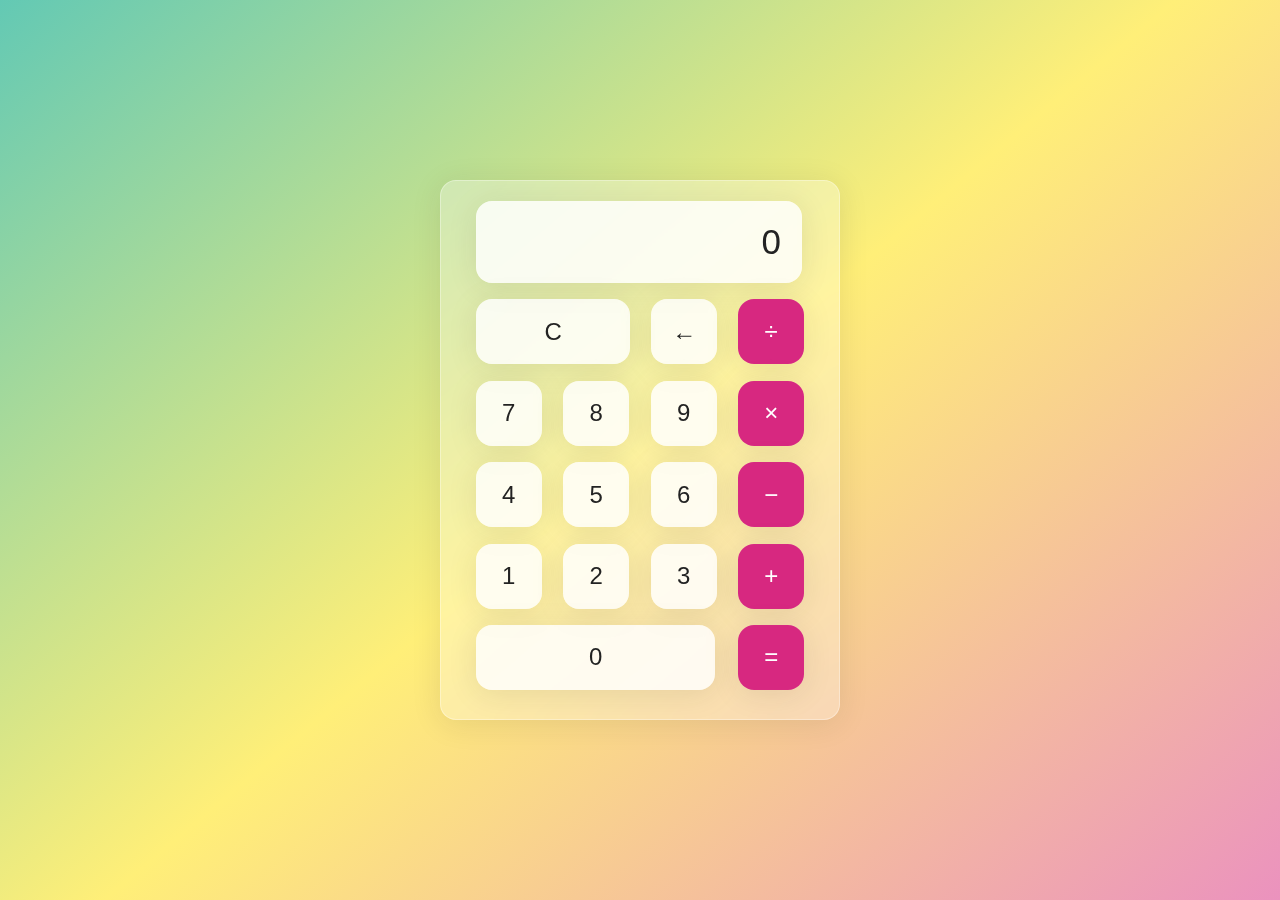
<file: calculator_app/index.html>
<!DOCTYPE html>
<html lang="en">
<head>
    <meta charset="UTF-8">
    <meta name="viewport" content="width=device-width, initial-scale=1.0">
    <link rel="stylesheet" href="styles.css">
    <title>Calculator App</title>
</head>
<body>
    <div class="wrapper">
        <section class="screen">
            0
        </section>
        <section class="calc-btns">
            <div class="calc-btns-row">
                <button class="calc-btn double">
                    C
                </button>
                <button class="calc-btn">
                    &larr;
                </button>
                <button class="calc-btn">
                    &divide;
                </button>
            </div>
            <div class="calc-btns-row">
                <button class="calc-btn">
                    7
                </button>
                <button class="calc-btn">
                    8
                </button>
                <button class="calc-btn">
                    9
                </button>
                <button class="calc-btn">
                    &times;
                </button>
            </div>
            <div class="calc-btns-row">
                <button class="calc-btn">
                    4
                </button>
                <button class="calc-btn">
                    5
                </button>
                <button class="calc-btn">
                    6
                </button>
                <button class="calc-btn">
                    &minus;
                </button>
            </div>
            <div class="calc-btns-row">
                <button class="calc-btn">
                    1
                </button>
                <button class="calc-btn">
                    2
                </button>
                <button class="calc-btn">
                    3
                </button>
                <button class="calc-btn">
                    &plus;
                </button>
            </div>
            <div class="calc-btns-row">
                <button class="calc-btn triple">
                    0
                </button>
                <button class="calc-btn">
                    &equals;
                </button>
            </div>
        </section>
    </div>
    
<script src="script.js"></script>
</body>
</html>
</file>
<file: calculator_app/styles.css>
html{
    box-sizing: border-box;
    height: 100%;
}

*,
*::before,
*::after{
    box-sizing: inherit;
    margin: 0;
    padding: 0;
}

body{
    align-items: center;
    background: linear-gradient(320deg, #eb92be, #ffef78, #63c9b4);
    display: flex;
    font-family: 'Dosis', sans-serif;
    height: inherit;
    justify-content: center;
}

.wrapper{
    backdrop-filter: blur(5.5px);
    -webkit-backdrop-filter: blur(5.5px);
    border-radius: 16px;
    box-shadow: 0 4px 30px rgba(35, 35, 35, 0.1);
    -webkit-backdrop-filter: blur(4px);
    background: rgba(255, 255, 255, 0.3);
    border: 1px solid rgba(255, 255, 255, 0.34);
    flex-basis: 400px;
    height: 540px;
    padding: 20px 35px;
}

.screen{
    backdrop-filter: blur(5.5px);
    -webkit-backdrop-filter: blur(5.5px);
    background: rgba(255, 255, 255, 0.75);
    border: 1px solid rgba(255, 255 ,255, 0.1);
    border-radius: 16px;
    box-shadow: 0 4px 30px rgba(35, 35, 35, 0.1);
    color: #232323;
    font-size: 35px;
    overflow: auto;
    padding: 20px;
    text-align: right;
    width: 326px;
}

.calc-btns-row{
    display: flex;
    justify-content: space-between;
    margin: 5% 0;
}

.calc-btn{
    backdrop-filter: blur(5.5px);
    -webkit-backdrop-filter: blur(5.5px);
    background: rgba(255, 255, 255, 0.75);
    border: 1px solid rgba(255, 255, 255, 0.01);
    border-radius: 16px;
    box-shadow: 0 4px 30px rgba(35, 35, 35, 0.1);
    color: #232323;
    flex-basis: 20%;
    font-family: inherit;
    font-size: 24px;
    height: 65px;
}

.calc-btn:last-child{
    backdrop-filter: blur(5.5px);
    -webkit-backdrop-filter: blur(5.5px);
    background: rgba(255, 255, 255, 0.75);
    border: 1px solid rgba(255, 255, 255, 0.01);
    border-radius: 16px;
    box-shadow: 0 4px 30px rgba(35, 35, 35, 0.1);
    color: #fff;
    background: #d72880;
}

.calc-btn:last-child:hover{
    background-color: inherit;
    color: inherit;
}

.calc-btn:hover{
    background-color: inherit;
}

.calc-btn:active{
    background-color: #ffef78;
}

.double{
    flex-basis: 47%
}

.triple{
    flex-basis: 73%
}
</file>
